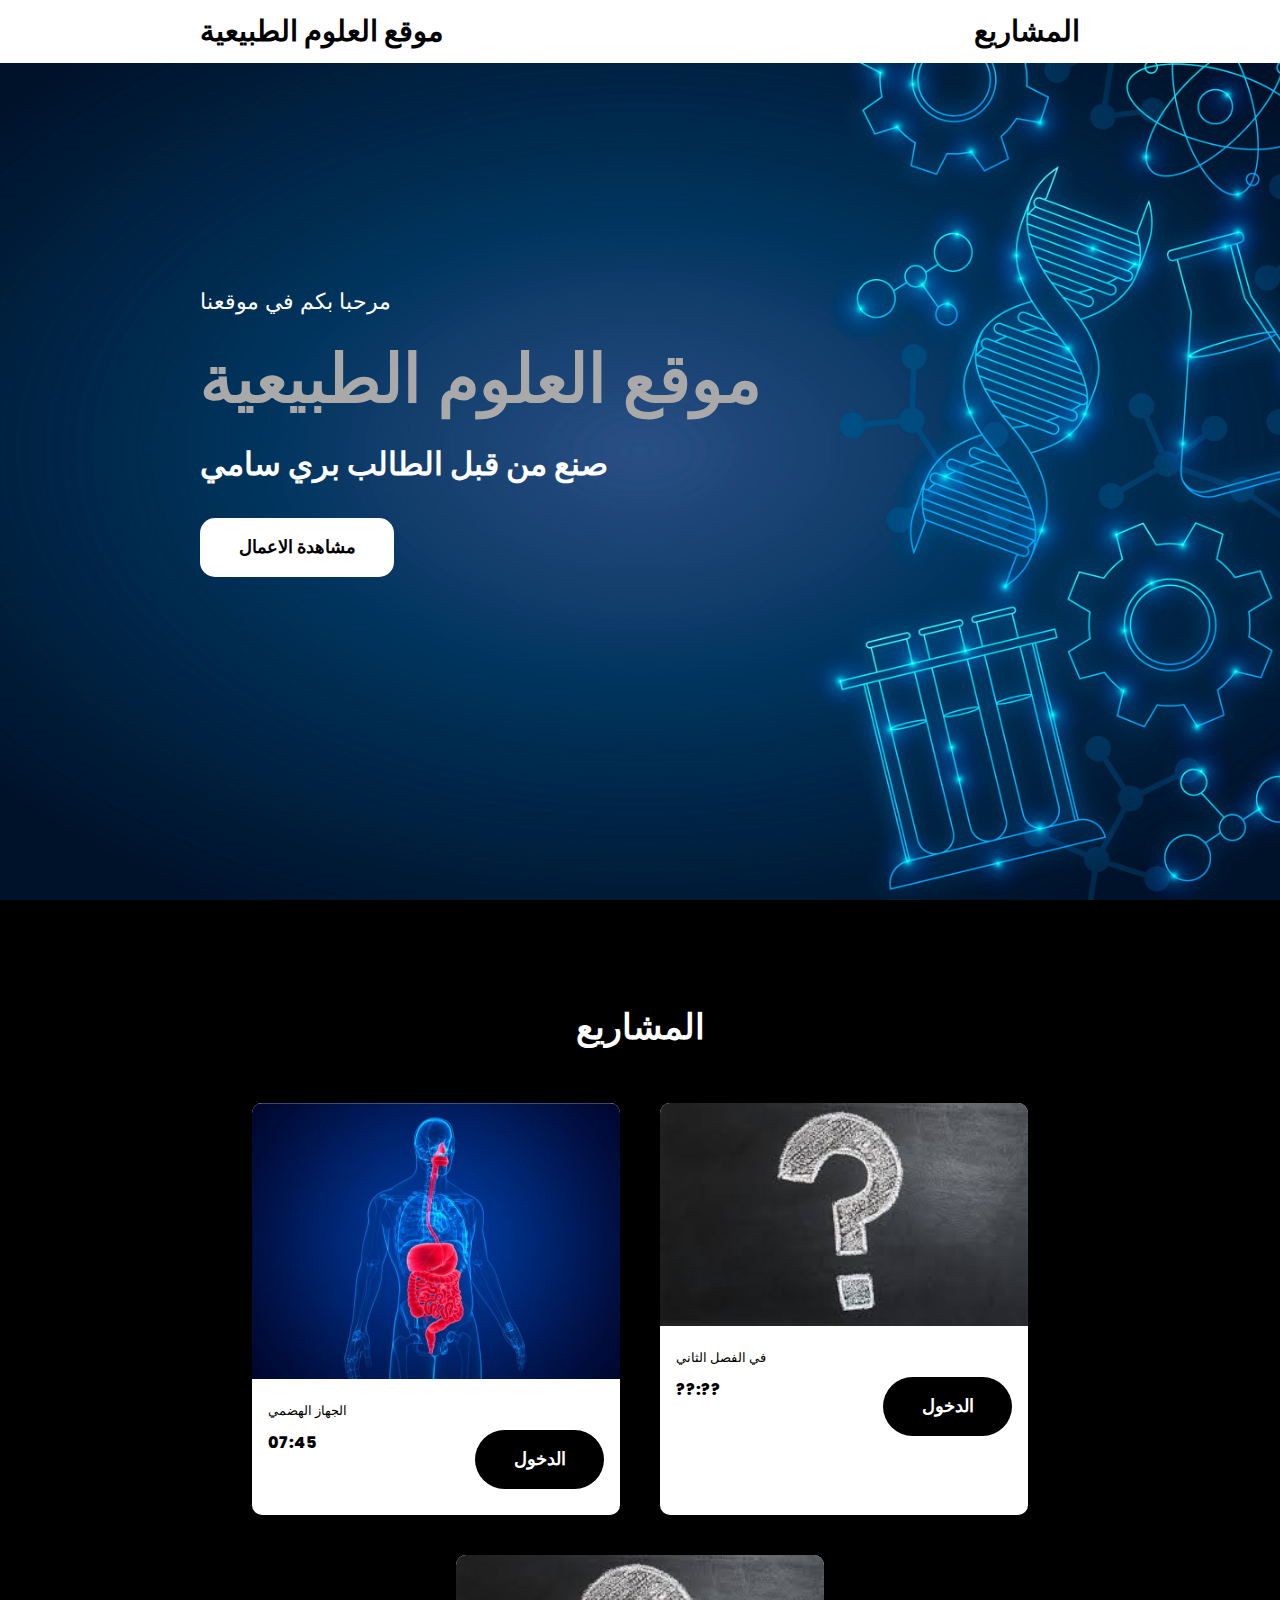
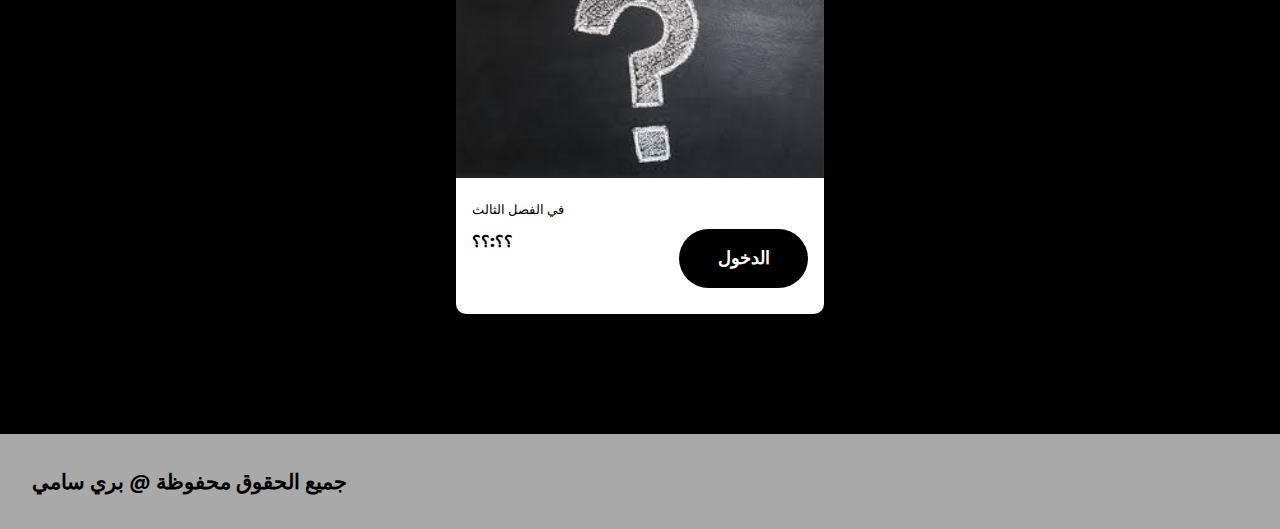
<file: index.html>
﻿<!DOCTYPE html>
<html lang="en">
<head>
    <meta charset="UTF-8">
    <meta http-equiv="X-UA-Compatible" content="IE=edge">
    <meta name="viewport" content="width=device-width, initial-scale=1.0">
    <link rel="stylesheet" href="https://cdnjs.cloudflare.com/ajax/libs/font-awesome/6.3.0/css/all.min.css" >
    <link rel="stylesheet" href="style.css">
    <title>موقع العلوم الطبيعية</title>
    <link rel="icon" type="image/x-icon" href="images/logo_free-file.png">
</head>
<body>
    
    <header>
        <a href="#" class="logo">موقع العلوم الطبيعية</a>
        <nav class="navigation">
            <a href="#project">المشاريع</a>
        </nav>
    </header>


    <section class="main">
        <div>
            <h2>مرحبا بكم في موقعنا<br><span>موقع العلوم الطبيعية</span></h2>
            <h3>صنع من قبل الطالب بري سامي</h3>
            <a href="#project" class="main-btn">مشاهدة الاعمال</a>
        </div>
    </section>

    <section class="project" id="project">
        <h2 class="title">المشاريع</h2>
        <div class="content">
            <div class="project-card">
                <div class="project-image">
                    <img src="images/maxresdefault.jpg"/>
                </div>
                <div class="project-info">
                    <p class="project-category"> الجهاز الهضمي </p>
                    <strong class="project-title">
                        <span>07:45</span>
                        <a href="ht/tana.html" class="more-details">الدخول</a>
                    </strong>
                </div>
            </div>
            <div class="project-card">
                <div class="project-image">
                    <img src="images/maxresdefault (1).jpg"/>
                </div>
                <div class="project-info">
                    <p class="project-category"> في الفصل الثاني  </p>
                    <strong class="project-title">
                        <span>??:??</span>
                        <a href="ht/taka.html" class="more-details">الدخول</a>
                    </strong>
                </div>
            </div>
            <div class="project-card">
                <div class="project-image">
                    <img src="images/maxresdefault (2).jpg"/>
                </div>
                <div class="project-info">
                    <p class="project-category"> في الفصل الثالث </p>
                    <strong class="project-title">
                        <span>؟؟:؟؟</span>
                        <a href="ht/dawa.html" class="more-details">الدخول</a>
                    </strong>
            </div>
        </div>
    </section>
    
    <footer class="footer">
        <p class="footer-title">جميع الحقوق محفوظة @ <span>بري سامي</span></p>
</div>
    </footer>

</bo
</file>
<file: style.css>
@import url('https://fonts.googleapis.com/css2?family=Poppins:ital,wght@0,100;0,200;0,300;0,400;0,500;0,600;0,700;0,800;0,900;1,100;1,200;1,300;1,400;1,500;1,600;1,700;1,800;1,900&display=swap');


*{
    font-family: 'Poppins', sans-serif;
    margin: 0;
    padding: 0;
    box-sizing: border-box;
    scroll-behavior: smooth;
}

header{
    background-color:  #ffffff;
    width: 100%;
    position: fixed;
    z-index: 999;
    display: flex;
    justify-content: space-between;
    align-items: center;
    padding: 10px 200px ;
}

.logo{
    text-decoration: none;
    color: #000000;
    text-transform: uppercase;
    font-weight: 700;
    font-size: 1.8em;
    transition: 0.7s ease;
}

.navigation a{
    color: #000000;
    text-decoration: none;
    font-size: 1.8em;
    font-weight: 700;
    padding-left: 30px;
    transition: 0.7s ease;
}

.navigation a:hover{
    color: #A9A9A9;
    transform: scale(1.5);
}

section {
    padding: 100px 200px;
}

.main {
    width: 100%;
    min-height: 100vh;
    display: flex;
    align-items: center;
    background: url(images/pexels-pixabay-41949.jpg) no-repeat;
    background-size: cover;
    background-position: center;
    background-attachment: fixed;
}

.main h2{
    color: #ffffff;
    font-size: 1.4em;
    font-weight: 500;
}

.main h2 span {
    display: inline-block;
    margin-top: 10px;
    color:  #A9A9A9;
    font-size: 3em;
    font-weight: 600;   
}

.main h3 {
    color: #ffffff;
    font-size: 2em;
    font-weight: 700;
    letter-spacing: 1px;
    margin-top: 10px;
    margin-bottom: 30px;
}

.main-btn {
    color: rgb(0, 0, 0);
    background-color: #ffffff;
    text-decoration: none;
    font-size: 1.1em;
    font-weight: 600;
    display: inline-block;
    padding: 0.9375em 2.1875em;
    letter-spacing: 1px;
    border-radius: 15px;
    margin-bottom: 40px;
    transition: 0.7s ease;
}
.main-btn:hover {
    color: #000;
    background-color: #A9A9A9;
    transform: scale(1.1);
}

.title {
    display: flex;
    justify-content: center;
    color: #ffffff;
    font-size: 2.2em;
    font-weight: 800;
    margin-bottom: 30px;
}

.content{
    display: flex;
    justify-content: center;
    flex-direction: row;
    flex-wrap: wrap;
}

.card {
    background-color: #fff;
    width: 21.25em;
    box-shadow: 0 5px 25px rgba(1, 1, 1, 15%);
    border-radius: 10px;
    padding: 25px;
    margin: 15px;
    transition: 0.7s ease;
}

.card:hover {
    transform: scale(1.1);
}

.icon {
    color:#000000;
    font-size: 8em;
    text-align: center;
}

.info {
    text-align: center;
}

.info h3 {
    color: #000000;
    font-size: 1.2em;
    font-weight: 700;
    margin: 10px;
}

.project {
    background-color: #000000;
}

.project .content {
    margin-top: 30px;
}

.project-card {
    background-color: #fff;
    border: 1px;
    min-height: 14em;
    width: 23em;
    overflow: hidden;
    border-radius: 10px;
    margin: 20px;
    transition: 0.7s ease;
}

.project-card:hover {
    transform: scale(1.1);
}

.project-card:hover .project-image {
    opacity: 0.9;
}

.project-image img {
    width: 100%;
}

.project-info {
    padding: 1em;
}

.project-category {
    font-size: 0.8em;
    color: #000;
}

.project-title {
    display: flex;
    justify-content: space-between;
    text-transform: uppercase;
    font-weight: 800;
    margin-top: 10px;
}

.more-details {
    color: rgb(255, 255, 255);
    background-color: #000000;
    text-decoration: none;
    font-size: 1.1em;
    font-weight: 600;
    display: inline-block;
    padding: .9375em 2.1875em;
    letter-spacing: 2px;
    border-radius : 55px;
    margin-bottom: 10px;
    transition: 0.7s ease;
}

.more-details:hover {
    color: #000000;
    background-color: #fff;
    transform: scale(1.1);
}

.footer {
    background-color: #A9A9A9;
    color: #000000;
    padding: 2em;
    display: flex;
    justify-content: space-between;
}

.footer-title {
    font-size: 1.3em;
    font-weight: 600;
}

.footer-title span {
    color: #000000;
}

.footer .social-icons a{
    font-size: 1.3em;
    padding: 0 12px 0 0 ;
}

@media (max-width:1023px){
    header{
        padding: 12px 20px;
        
    }

    .navigation a{
        padding-left: 10px;
    }

    .title{
        font-size: 1.8;
    }

    .section{
        padding: 80px;
    }

    .main-content h2{
        font-size: 1em;
    }

    .main-content h3{
        font-size: 1.6em;
    }

    .content{
        flex-direction: column;
        align-items: center;
    }

}

@media (max-width:641px){
    body{
        font-size: 12px;
    }

    .main-content h2{
        font-size: 0.8em;
    }

    .main-content h3{
        font-size: 1.4em;
    }
}

@media (max-width:300px){
    body{
        font-size: 10px;

    }
}
</file>
